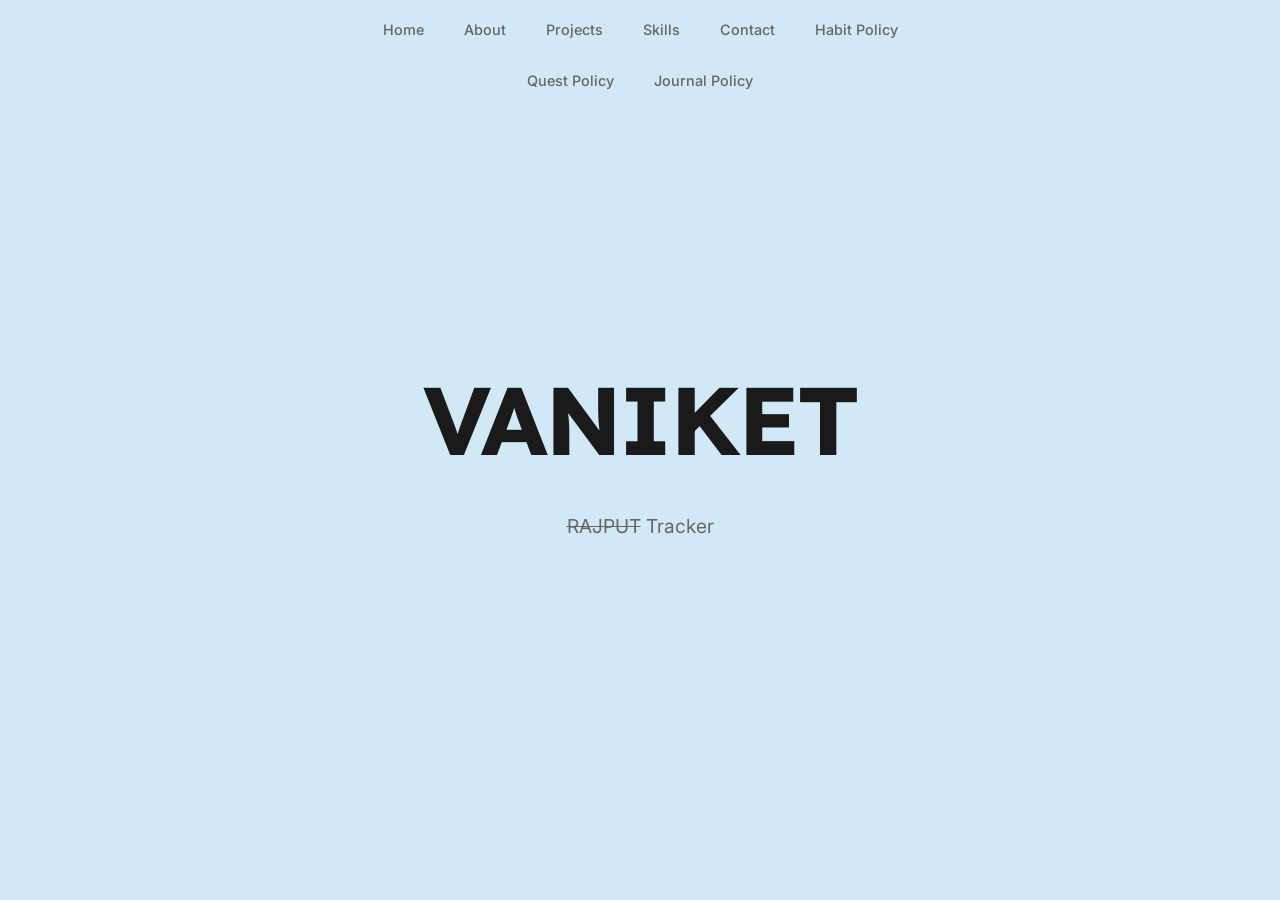
<file: index.html>
<!DOCTYPE html>
<html lang="en">
    <head>
        <meta charset="UTF-8">
        <meta name="viewport" content="width=device-width, initial-scale=1.0">
        <title>Ocean - Habit Tracker</title>
        <link rel="stylesheet" href="style.css">
        <link rel="preconnect" href="https://fonts.googleapis.com">
        <link rel="preconnect" href="https://fonts.gstatic.com" crossorigin>
        <link href="https://fonts.googleapis.com/css2?family=Lexend:wght@400;700&family=Inter:wght@400;700&family=Roboto+Mono:wght@400;700&display=swap" rel="stylesheet">
    </head>
    <body>
        <div id="ash-container"></div>

        <div id="preloader">
            <div class="loader-container">
                <div class="loader"></div>
            </div>
        </div>

        <!-- Re-added Navigation Bar -->
        <nav id="quick-nav">
            <ul>
                <li><a href="#hero">Home</a></li>
                <li><a href="#about">About</a></li>
                <li><a href="#projects">Projects</a></li>
                <li><a href="#skills">Skills</a></li>
                <li><a href="#contact">Contact</a></li>
                <li><a href="privacy.html">Habit Policy</a></li>
                <li><a href="quest-privacy.html">Quest Policy</a></li>
                <li><a href="dot-Journal-privacy.html">Journal Policy</a></li>
            </ul>
        </nav>

        <div id="main-content">
            <section id="hero" class="content-section hero-section">
                <h1 id="main-heading">VANIKET</h1>
                <p class="subtitle"><span id="Dreamer">RAJPUT</span> <span id="Doer"> Tracker</span></p>
            </section>

            <section id="about" class="content-section">
                <h2>About Me</h2>
                <div class="about-content">
                    <img src="images/savege.png" alt="VANIKET" class="profile-image">
                    <p class="about-me">
                        I am a passionate software developer with a love for creating intuitive and impactful applications. With a background in computer science and a keen eye for design, I strive to build products that not only function well but also provide a delightful user experience. My journey in tech has been driven by curiosity and a desire to solve real-world problems through code.    
                    </p>
                </div>
                <div class="social-links">
                    <a href="https://github.com/vaniket" target="_blank" rel="noopener noreferrer"><img src="images/github.png" alt="GitHub"></a>
                    <a href="YOUR_LINKEDIN_URL_HERE" target="_blank" rel="noopener noreferrer"><img src="images/linkedin.png" alt="LinkedIn"></a>
                </div>
            </section>

            <section id="projects" class="content-section">
                <h2>Projects</h2>
                <p>Project descriptions will go here...</p>
            </section>

            <section id="skills" class="content-section">
                <h2>Skills</h2>
                <p>Skills listing will go here...</p>
            </section>

            <section id="contact" class="content-section">
                <h2>Contact</h2>
                <p>Contact information or form will go here...</p>
            </section>
        </div>

        <script src="script.js"></script>
    </body>
</html>
</file>
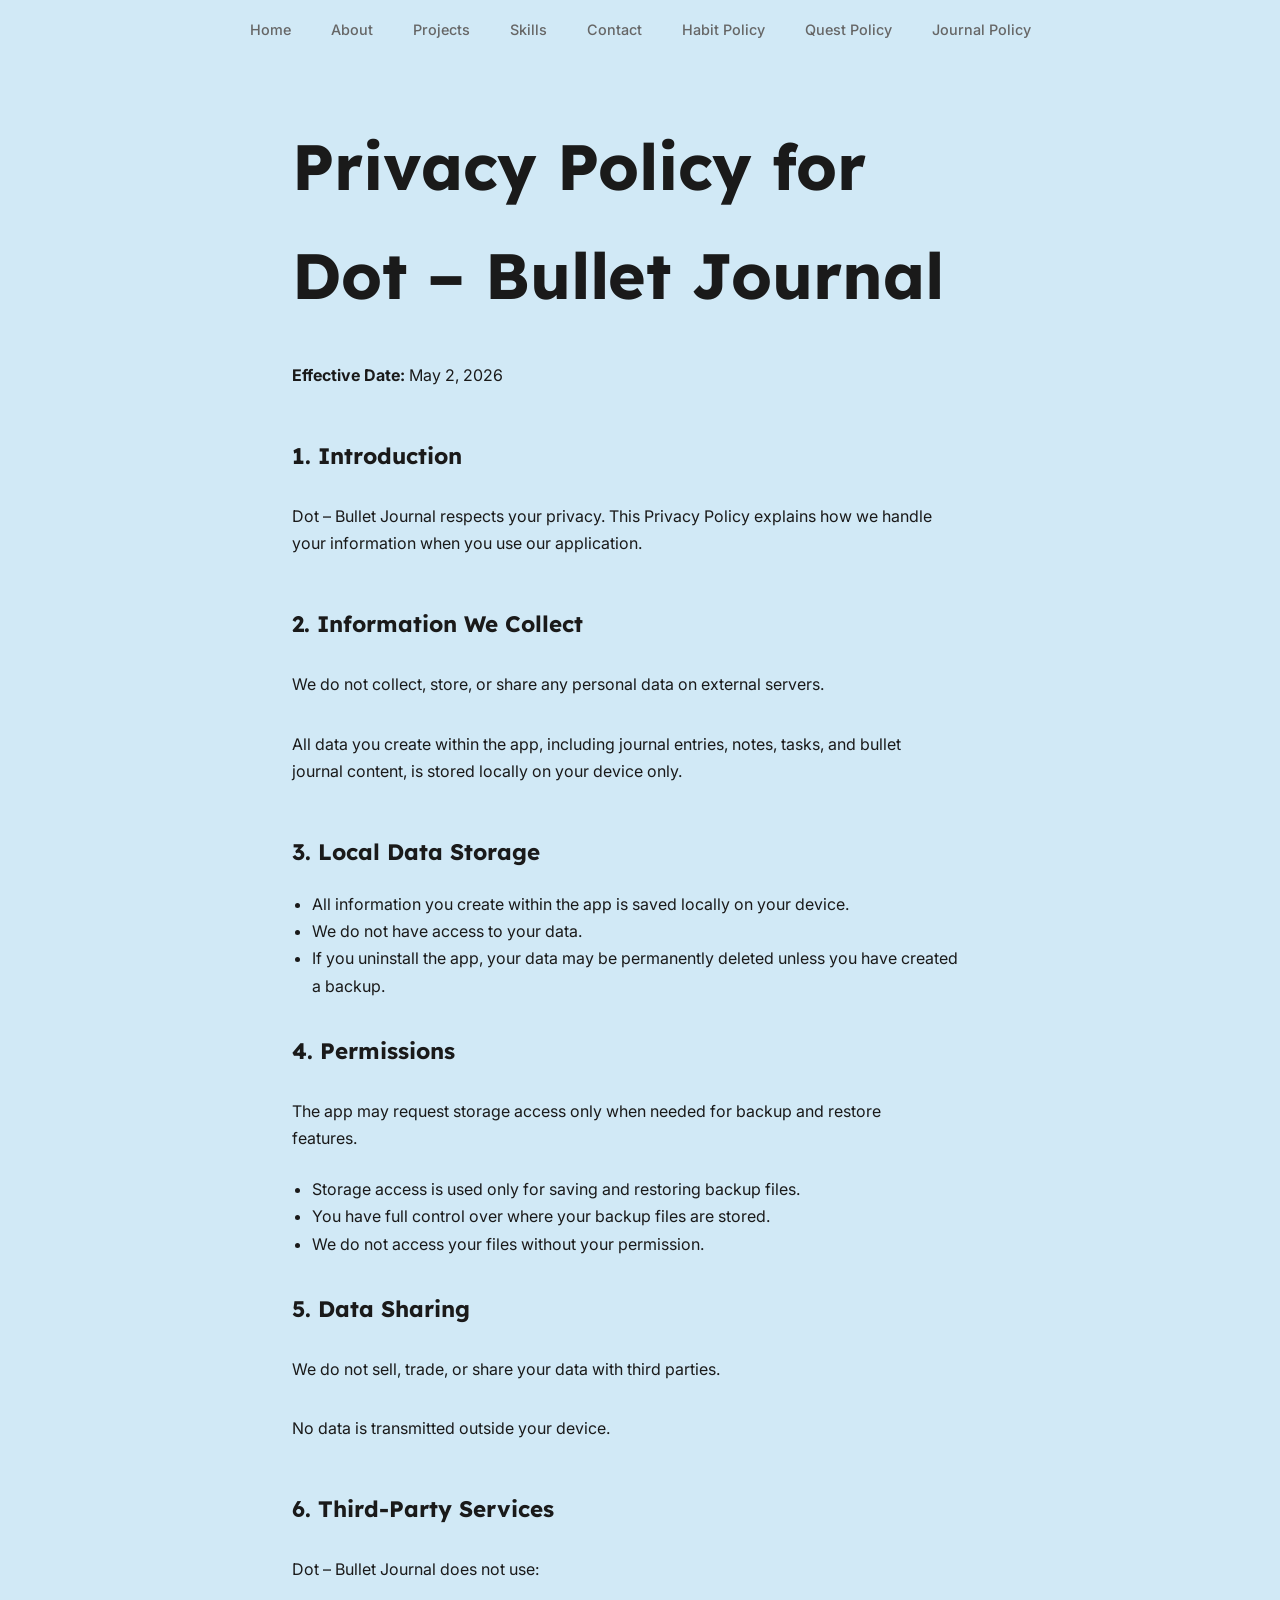
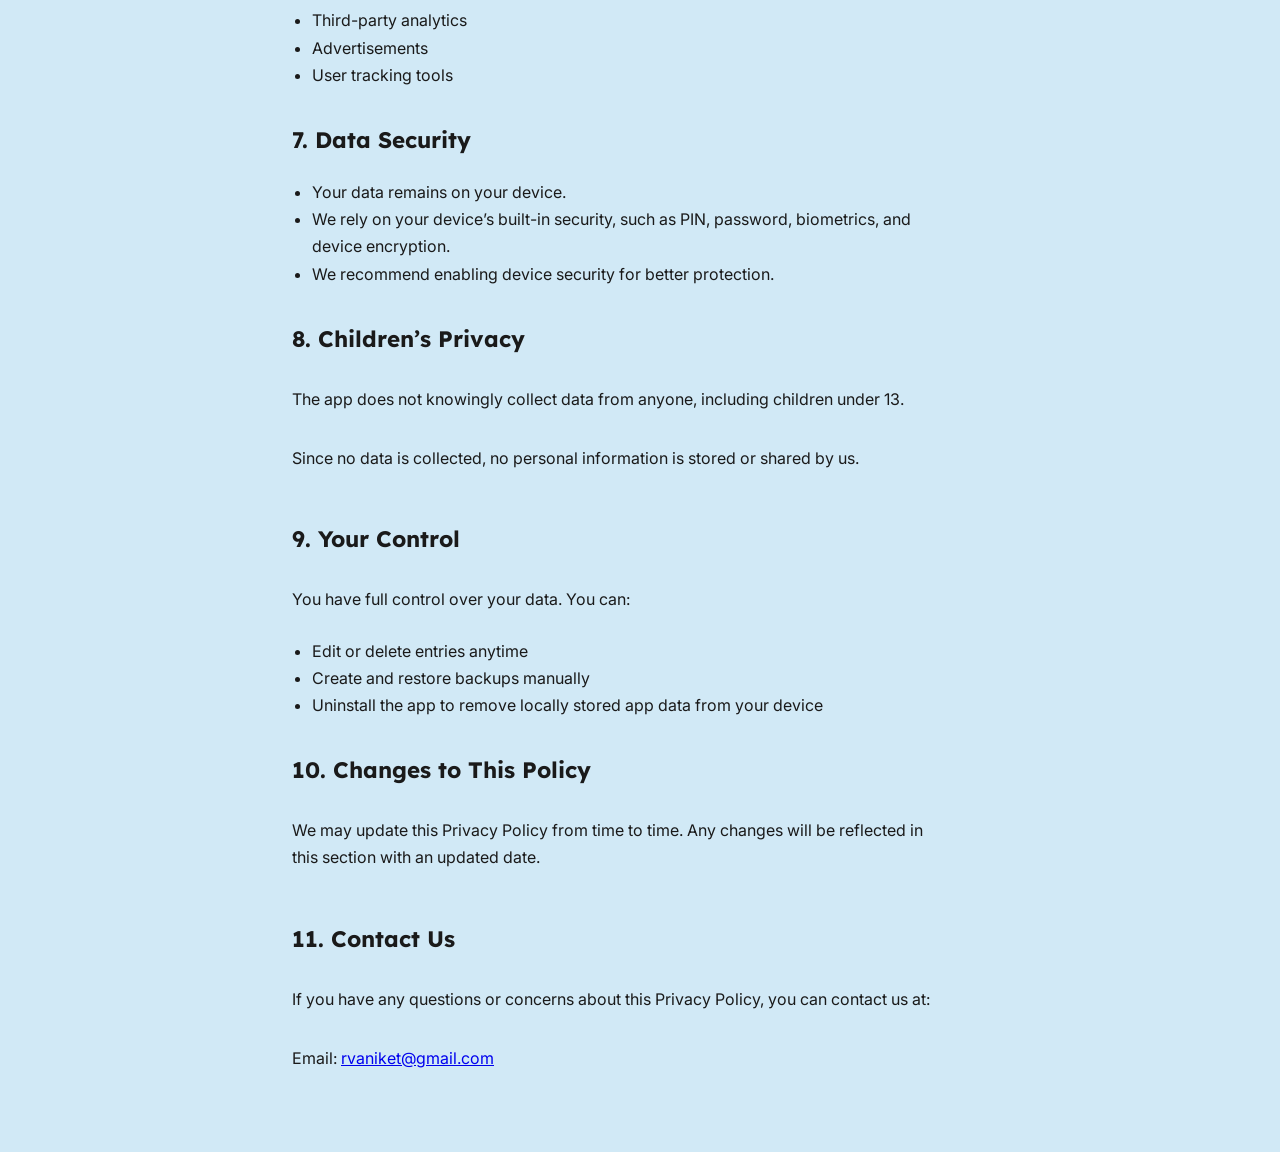
<file: dot-Journal-privacy.html>
<!DOCTYPE html>
<html lang="en">
    <head>
        <meta charset="UTF-8">      
        <meta name="viewport" content="width=device-width, initial-scale=1.0">
        <title>Privacy Policy | Dot – Bullet Journal</title>
        <link rel="stylesheet" href="style.css">
        <link rel="preconnect" href="https://fonts.googleapis.com">
        <link rel="preconnect" href="https://fonts.gstatic.com" crossorigin>
        <link href="https://fonts.googleapis.com/css2?family=Lexend:wght@400;700&family=Inter:wght@400;700&family=Roboto+Mono:wght@400;700&display=swap" rel="stylesheet">
    </head>
    <body class="privacy-page">
        <div id="ash-container"></div>

        <div id="preloader">
            <div class="loader-container">
                <div class="loader"></div>
            </div>
        </div>

        <nav id="quick-nav">
            <ul>
                <li><a href="index.html#hero">Home</a></li>
                <li><a href="index.html#about">About</a></li>
                <li><a href="index.html#projects">Projects</a></li>
                <li><a href="index.html#skills">Skills</a></li>
                <li><a href="index.html#contact">Contact</a></li>
                <li><a href="privacy.html">Habit Policy</a></li>
                <li><a href="quest-privacy.html">Quest Policy</a></li>
                <li><a href="dot-Journal-privacy.html">Journal Policy</a></li>
            </ul>
        </nav>

        <div id="main-content">
            <section class="content-section privacy-content">
                <h1>Privacy Policy for Dot – Bullet Journal</h1>
                <p><strong>Effective Date:</strong> May 2, 2026</p>

                <h2>1. Introduction</h2>
                <p>Dot – Bullet Journal respects your privacy. This Privacy Policy explains how we handle your information when you use our application.</p>

                <h2>2. Information We Collect</h2>
                <p>We do not collect, store, or share any personal data on external servers.</p>
                <p>All data you create within the app, including journal entries, notes, tasks, and bullet journal content, is stored locally on your device only.</p>

                <h2>3. Local Data Storage</h2>
                <ul>
                    <li>All information you create within the app is saved locally on your device.</li>
                    <li>We do not have access to your data.</li>
                    <li>If you uninstall the app, your data may be permanently deleted unless you have created a backup.</li>
                </ul>

                <h2>4. Permissions</h2>
                <p>The app may request storage access only when needed for backup and restore features.</p>
                <ul>
                    <li>Storage access is used only for saving and restoring backup files.</li>
                    <li>You have full control over where your backup files are stored.</li>
                    <li>We do not access your files without your permission.</li>
                </ul>

                <h2>5. Data Sharing</h2>
                <p>We do not sell, trade, or share your data with third parties.</p>
                <p>No data is transmitted outside your device.</p>

                <h2>6. Third-Party Services</h2>
                <p>Dot – Bullet Journal does not use:</p>
                <ul>
                    <li>Third-party analytics</li>
                    <li>Advertisements</li>
                    <li>User tracking tools</li>
                </ul>

                <h2>7. Data Security</h2>
                <ul>
                    <li>Your data remains on your device.</li>
                    <li>We rely on your device’s built-in security, such as PIN, password, biometrics, and device encryption.</li>
                    <li>We recommend enabling device security for better protection.</li>
                </ul>

                <h2>8. Children’s Privacy</h2>
                <p>The app does not knowingly collect data from anyone, including children under 13.</p>
                <p>Since no data is collected, no personal information is stored or shared by us.</p>

                <h2>9. Your Control</h2>
                <p>You have full control over your data. You can:</p>
                <ul>
                    <li>Edit or delete entries anytime</li>
                    <li>Create and restore backups manually</li>
                    <li>Uninstall the app to remove locally stored app data from your device</li>
                </ul>

                <h2>10. Changes to This Policy</h2>
                <p>We may update this Privacy Policy from time to time. Any changes will be reflected in this section with an updated date.</p>

                <h2>11. Contact Us</h2>
                <p>If you have any questions or concerns about this Privacy Policy, you can contact us at:</p>
                <p>Email: <a href="mailto:rvaniket@gmail.com">rvaniket@gmail.com</a></p>
            </section>
        </div>

        <script src="script.js"></script>
    </body>
</html>
</file>
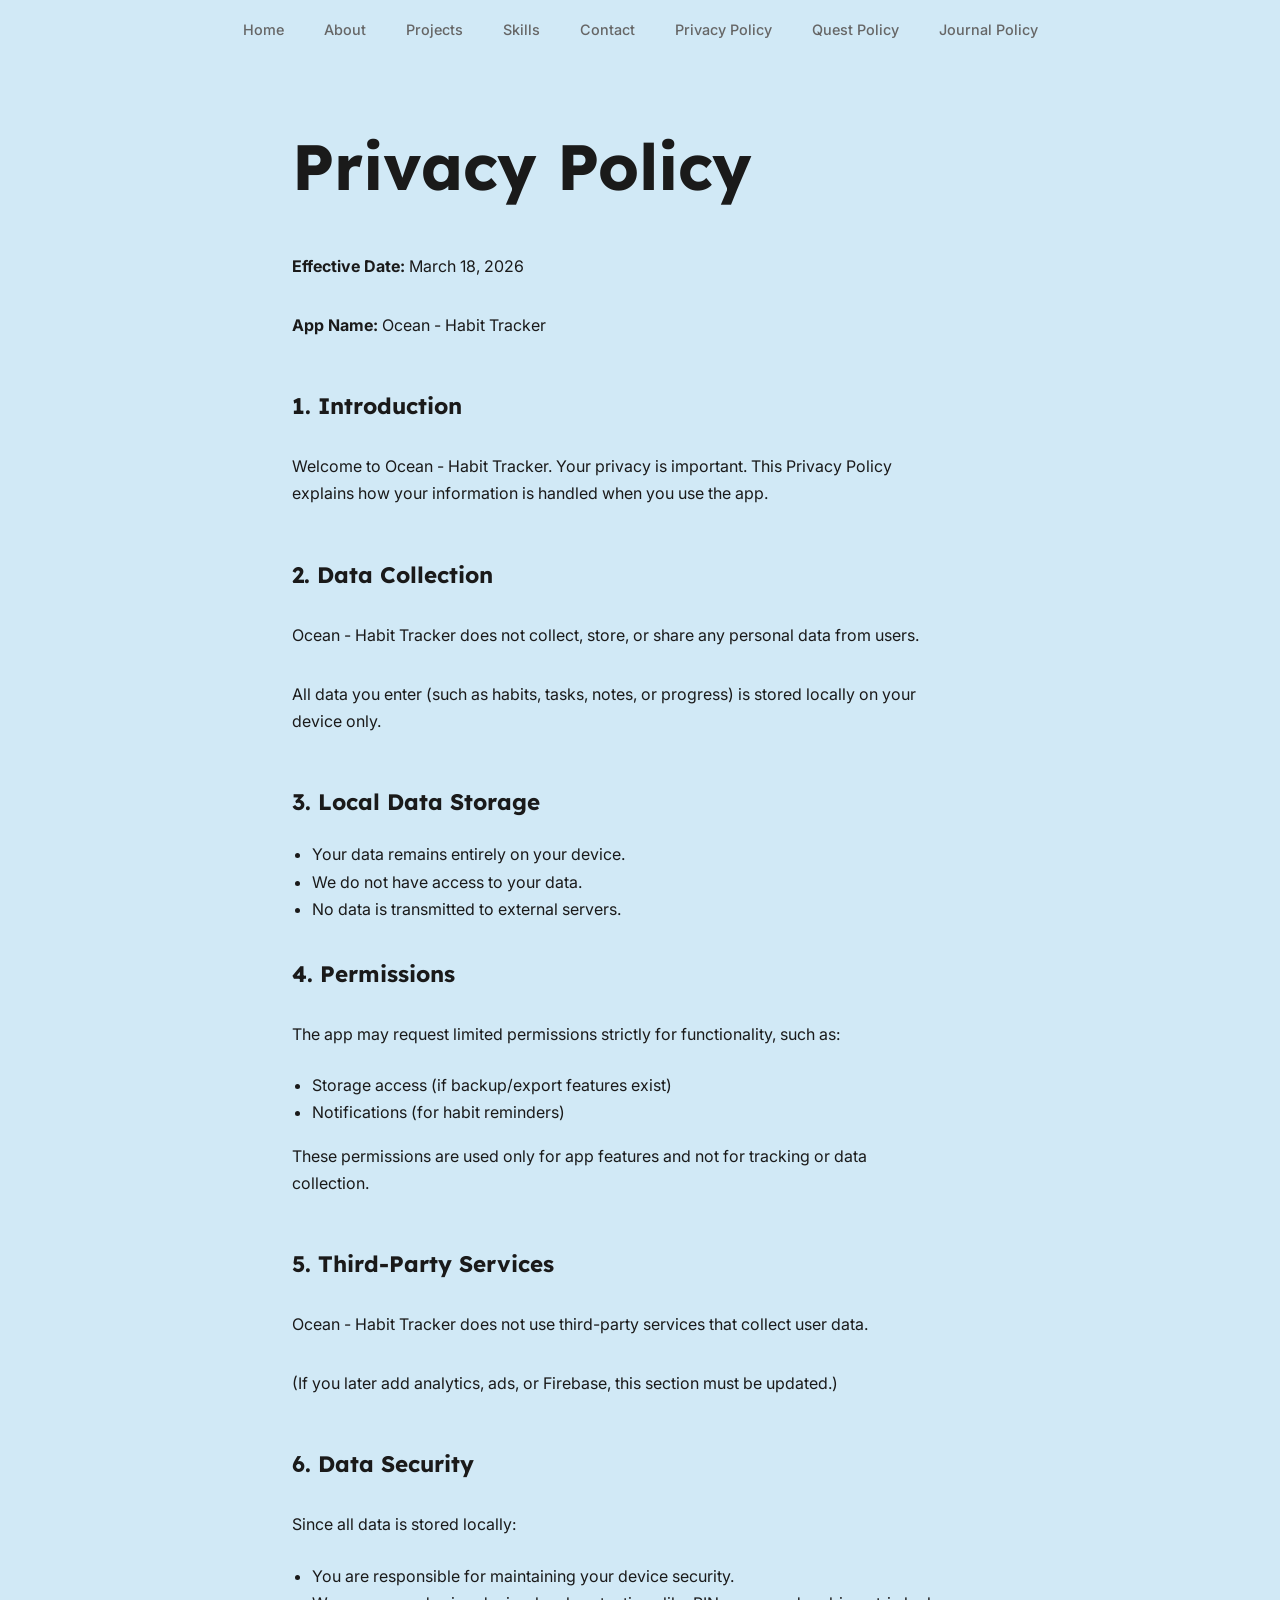
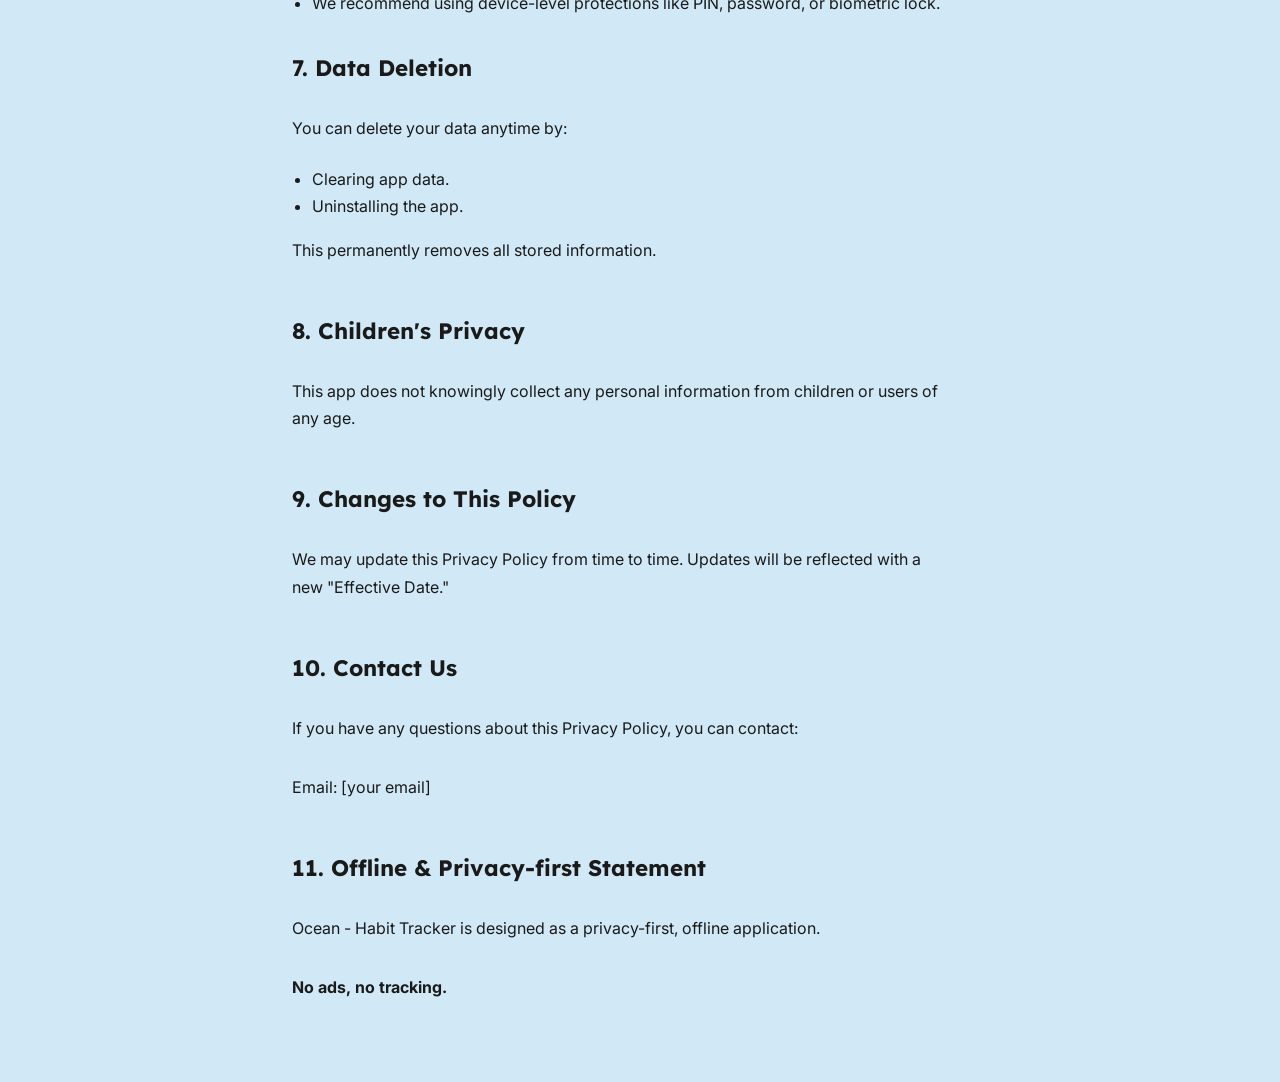
<file: privacy.html>
<!DOCTYPE html>
<html lang="en">
    <head>
        <meta charset="UTF-8">
        <meta name="viewport" content="width=device-width, initial-scale=1.0">
        <title>Privacy Policy | Ocean - Habit Tracker</title>
        <link rel="stylesheet" href="style.css">
        <link rel="preconnect" href="https://fonts.googleapis.com">
        <link rel="preconnect" href="https://fonts.gstatic.com" crossorigin>
        <link href="https://fonts.googleapis.com/css2?family=Lexend:wght@400;700&family=Inter:wght@400;700&family=Roboto+Mono:wght@400;700&display=swap" rel="stylesheet">
    </head>
    <body class="privacy-page">
        <div id="ash-container"></div>

        <div id="preloader">
            <div class="loader-container">
                <div class="loader"></div>
            </div>
        </div>

        <nav id="quick-nav">
            <ul>
                <li><a href="index.html#hero">Home</a></li>
                <li><a href="index.html#about">About</a></li>
                <li><a href="index.html#projects">Projects</a></li>
                <li><a href="index.html#skills">Skills</a></li>
                <li><a href="index.html#contact">Contact</a></li>
                <li><a href="privacy.html">Privacy Policy</a></li>
                <li><a href="quest-privacy.html">Quest Policy</a></li>
                <li><a href="dot-Journal-privacy.html">Journal Policy</a></li>
            </ul>
        </nav>

        <div id="main-content">
            <section class="content-section privacy-content">
                <h1>Privacy Policy</h1>
                <p><strong>Effective Date:</strong> March 18, 2026</p>
                <p><strong>App Name:</strong> Ocean - Habit Tracker</p>

                <h2>1. Introduction</h2>
                <p>Welcome to Ocean - Habit Tracker. Your privacy is important. This Privacy Policy explains how your information is handled when you use the app.</p>

                <h2>2. Data Collection</h2>
                <p>Ocean - Habit Tracker does not collect, store, or share any personal data from users.</p>
                <p>All data you enter (such as habits, tasks, notes, or progress) is stored locally on your device only.</p>

                <h2>3. Local Data Storage</h2>
                <ul>
                    <li>Your data remains entirely on your device.</li>
                    <li>We do not have access to your data.</li>
                    <li>No data is transmitted to external servers.</li>
                </ul>

                <h2>4. Permissions</h2>
                <p>The app may request limited permissions strictly for functionality, such as:</p>
                <ul>
                    <li>Storage access (if backup/export features exist)</li>
                    <li>Notifications (for habit reminders)</li>
                </ul>
                <p>These permissions are used only for app features and not for tracking or data collection.</p>

                <h2>5. Third-Party Services</h2>
                <p>Ocean - Habit Tracker does not use third-party services that collect user data.</p>
                <p>(If you later add analytics, ads, or Firebase, this section must be updated.)</p>

                <h2>6. Data Security</h2>
                <p>Since all data is stored locally:</p>
                <ul>
                    <li>You are responsible for maintaining your device security.</li>
                    <li>We recommend using device-level protections like PIN, password, or biometric lock.</li>
                </ul>

                <h2>7. Data Deletion</h2>
                <p>You can delete your data anytime by:</p>
                <ul>
                    <li>Clearing app data.</li>
                    <li>Uninstalling the app.</li>
                </ul>
                <p>This permanently removes all stored information.</p>

                <h2>8. Children's Privacy</h2>
                <p>This app does not knowingly collect any personal information from children or users of any age.</p>

                <h2>9. Changes to This Policy</h2>
                <p>We may update this Privacy Policy from time to time. Updates will be reflected with a new "Effective Date."</p>

                <h2>10. Contact Us</h2>
                <p>If you have any questions about this Privacy Policy, you can contact:</p>
                <p>Email: [your email]</p>

                <h2>11. Offline & Privacy-first Statement</h2>
                <p>Ocean - Habit Tracker is designed as a privacy-first, offline application.</p>
                <p><strong>No ads, no tracking.</strong></p>
            </section>
        </div>

        <script src="script.js"></script>
    </body>
</html>
</file>
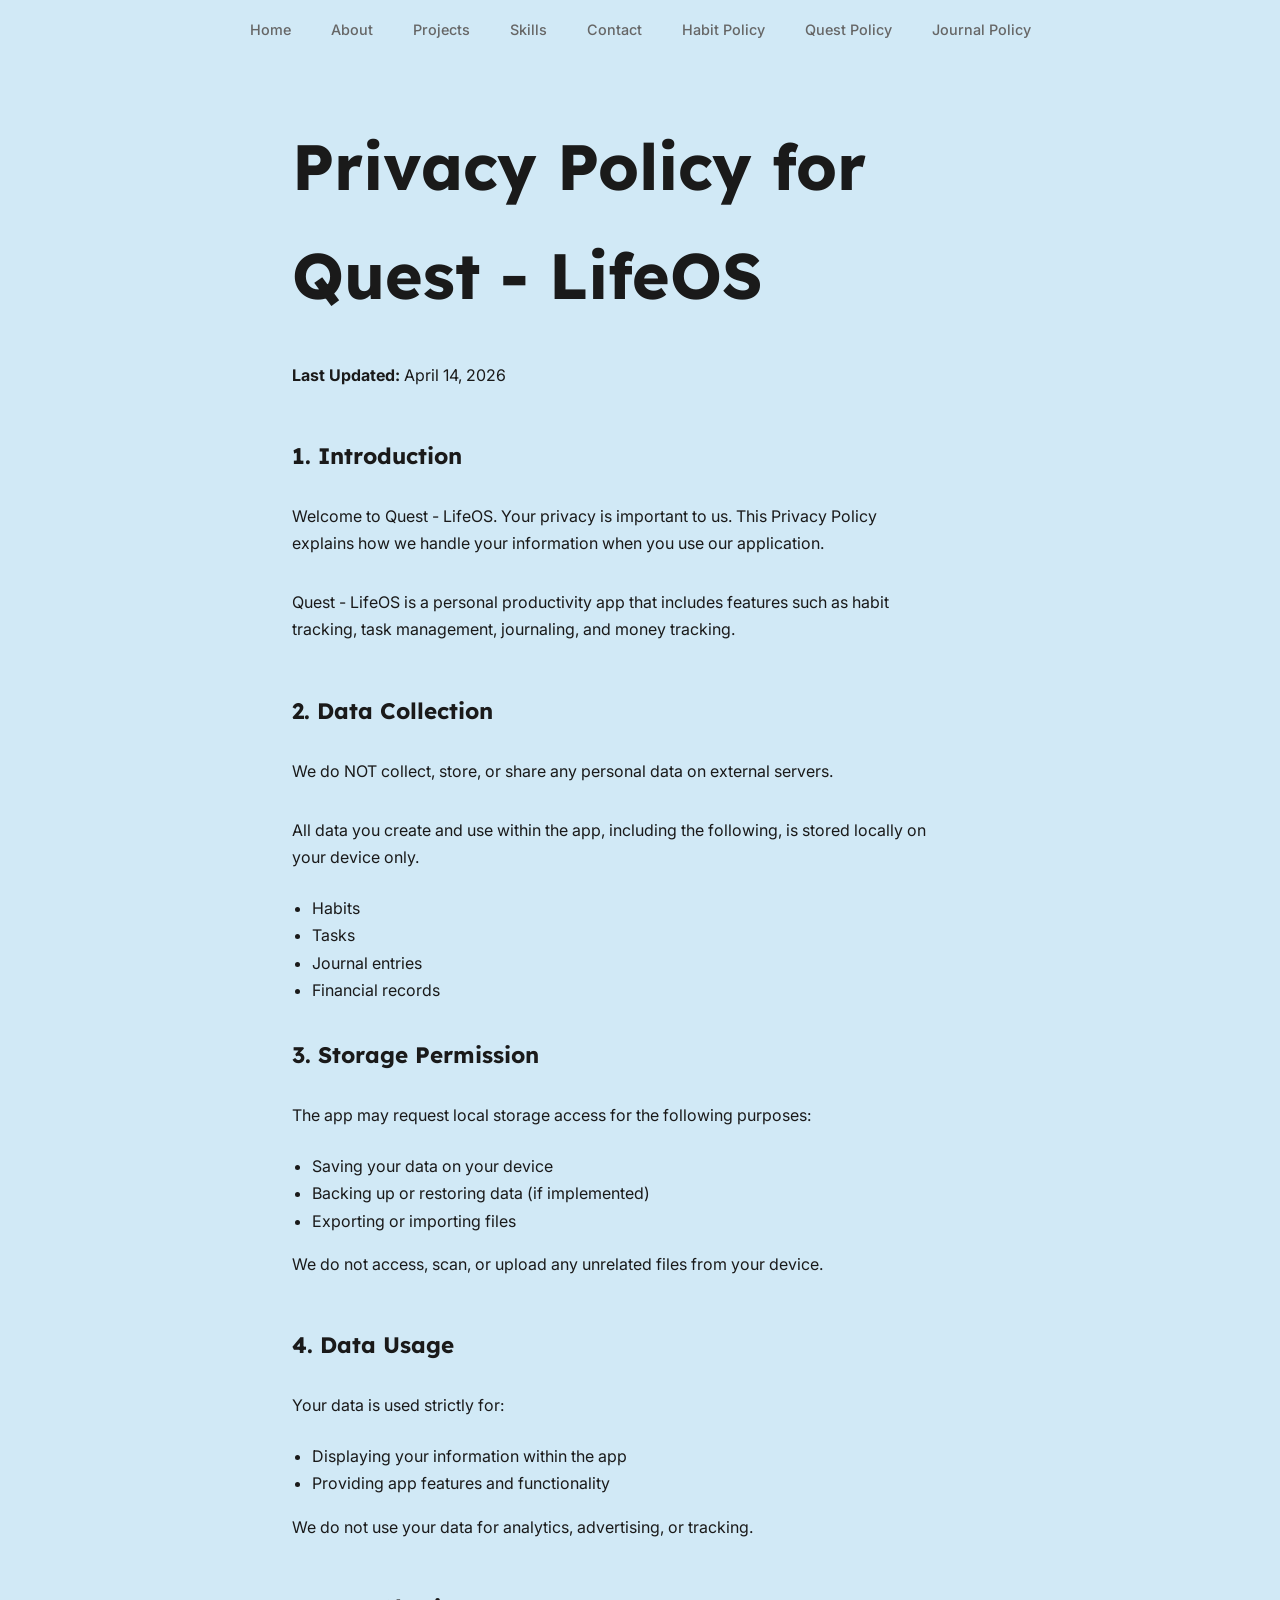
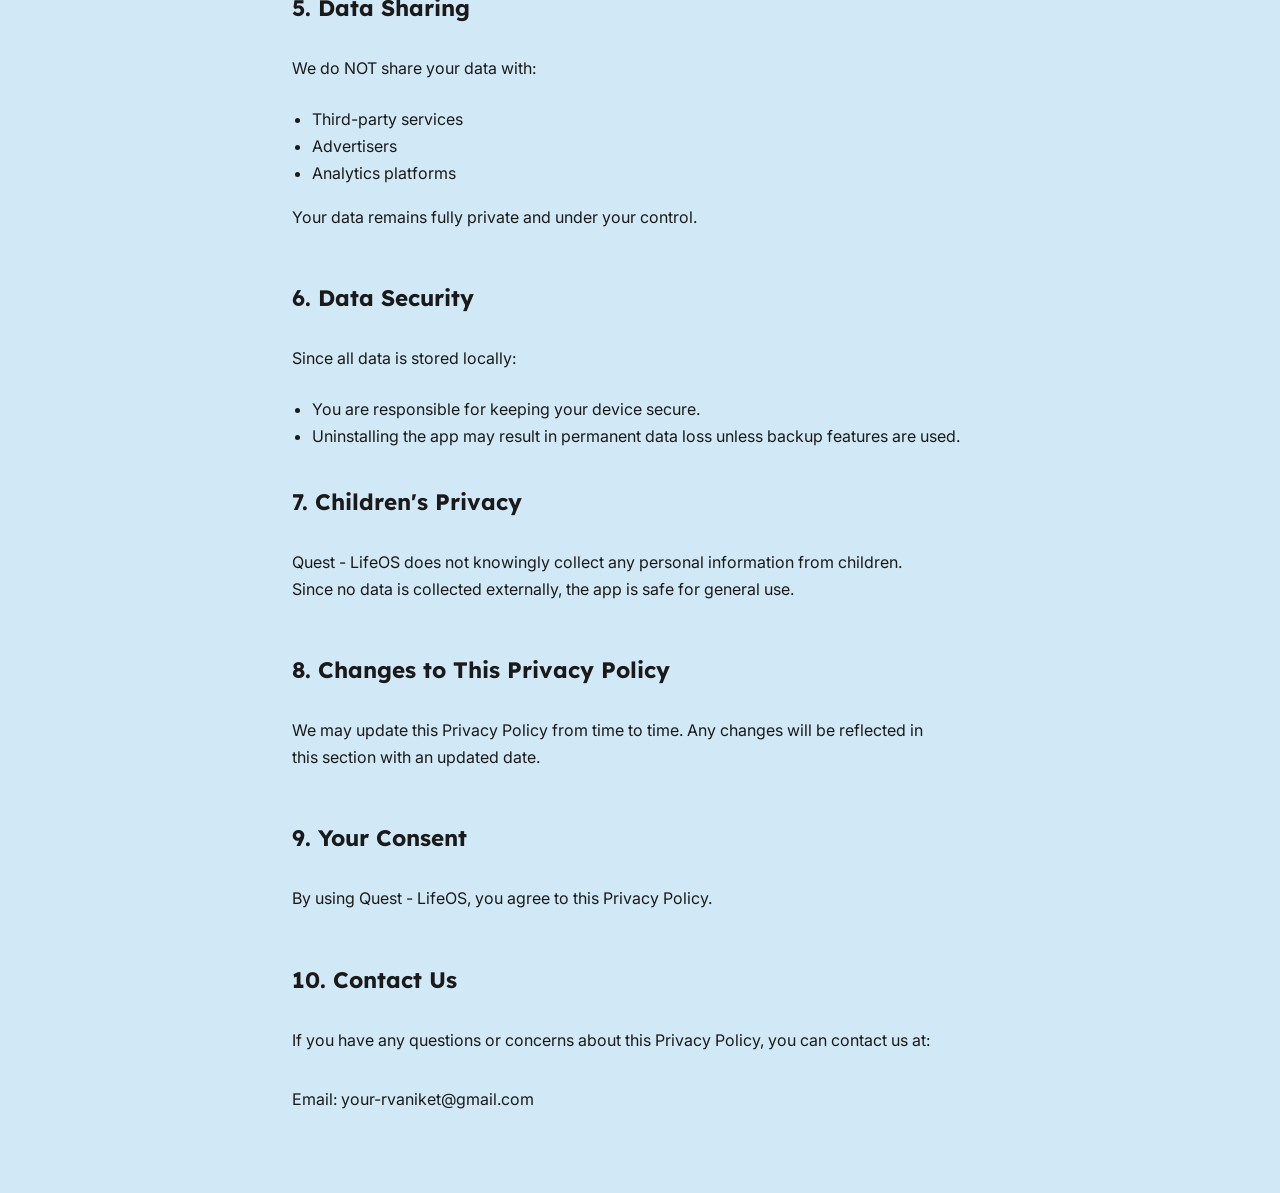
<file: quest-privacy.html>
<!DOCTYPE html>
<html lang="en">
    <head>
        <meta charset="UTF-8">
        <meta name="viewport" content="width=device-width, initial-scale=1.0">
        <title>Privacy Policy | Quest - LifeOS</title>
        <link rel="stylesheet" href="style.css">
        <link rel="preconnect" href="https://fonts.googleapis.com">
        <link rel="preconnect" href="https://fonts.gstatic.com" crossorigin>
        <link href="https://fonts.googleapis.com/css2?family=Lexend:wght@400;700&family=Inter:wght@400;700&family=Roboto+Mono:wght@400;700&display=swap" rel="stylesheet">
    </head>
    <body class="privacy-page">
        <div id="ash-container"></div>

        <div id="preloader">
            <div class="loader-container">
                <div class="loader"></div>
            </div>
        </div>

        <nav id="quick-nav">
            <ul>
                <li><a href="index.html#hero">Home</a></li>
                <li><a href="index.html#about">About</a></li>
                <li><a href="index.html#projects">Projects</a></li>
                <li><a href="index.html#skills">Skills</a></li>
                <li><a href="index.html#contact">Contact</a></li>
                <li><a href="privacy.html">Habit Policy</a></li>
                <li><a href="quest-privacy.html">Quest Policy</a></li>
                <li><a href="dot-Journal-privacy.html">Journal Policy</a></li>
            </ul>
        </nav>

        <div id="main-content">
            <section class="content-section privacy-content">
                <h1>Privacy Policy for Quest - LifeOS</h1>
                <p><strong>Last Updated:</strong> April 14, 2026</p>

                <h2>1. Introduction</h2>
                <p>Welcome to Quest - LifeOS. Your privacy is important to us. This Privacy Policy explains how we handle your information when you use our application.</p>
                <p>Quest - LifeOS is a personal productivity app that includes features such as habit tracking, task management, journaling, and money tracking.</p>

                <h2>2. Data Collection</h2>
                <p>We do NOT collect, store, or share any personal data on external servers.</p>
                <p>All data you create and use within the app, including the following, is stored locally on your device only.</p>
                <ul>
                    <li>Habits</li>
                    <li>Tasks</li>
                    <li>Journal entries</li>
                    <li>Financial records</li>
                </ul>

                <h2>3. Storage Permission</h2>
                <p>The app may request local storage access for the following purposes:</p>
                <ul>
                    <li>Saving your data on your device</li>
                    <li>Backing up or restoring data (if implemented)</li>
                    <li>Exporting or importing files</li>
                </ul>
                <p>We do not access, scan, or upload any unrelated files from your device.</p>

                <h2>4. Data Usage</h2>
                <p>Your data is used strictly for:</p>
                <ul>
                    <li>Displaying your information within the app</li>
                    <li>Providing app features and functionality</li>
                </ul>
                <p>We do not use your data for analytics, advertising, or tracking.</p>

                <h2>5. Data Sharing</h2>
                <p>We do NOT share your data with:</p>
                <ul>
                    <li>Third-party services</li>
                    <li>Advertisers</li>
                    <li>Analytics platforms</li>
                </ul>
                <p>Your data remains fully private and under your control.</p>

                <h2>6. Data Security</h2>
                <p>Since all data is stored locally:</p>
                <ul>
                    <li>You are responsible for keeping your device secure.</li>
                    <li>Uninstalling the app may result in permanent data loss unless backup features are used.</li>
                </ul>

                <h2>7. Children's Privacy</h2>
                <p>Quest - LifeOS does not knowingly collect any personal information from children. Since no data is collected externally, the app is safe for general use.</p>

                <h2>8. Changes to This Privacy Policy</h2>
                <p>We may update this Privacy Policy from time to time. Any changes will be reflected in this section with an updated date.</p>

                <h2>9. Your Consent</h2>
                <p>By using Quest - LifeOS, you agree to this Privacy Policy.</p>

                <h2>10. Contact Us</h2>
                <p>If you have any questions or concerns about this Privacy Policy, you can contact us at:</p>
                <p>Email: your-rvaniket@gmail.com</p>
            </section>
        </div>

        <script src="script.js"></script>
    </body>
</html>
</file>
<file: style.css>
:root {
    --bg-color: #D1E9F6;        /* Light Blue background */
    --text-primary: #1a1a1a;    /* Dark primary text */
    --text-secondary: #666666;  /* Lighter secondary text */
    --border-light: #eaeaea;    /* Light border for separation */
    --font-title: 'Lexend', sans-serif;
    --font-body: 'Inter', sans-serif; /* Clean sans-serif for body */
}

*,
*::before,
*::after {
    box-sizing: border-box;
}

html {
    scroll-behavior: smooth;
    scroll-snap-type: y mandatory; /* Re-enable scroll snapping */
}

body {
    background-color: var(--bg-color);
    color: var(--text-primary);
    font-family: var(--font-body);
    margin: 0;
    padding: 0;
    font-size: 16px;
    line-height: 1.7;
    /* Ensure body itself doesn't scroll, only main-content */
    overflow: hidden;
}

/* --- Falling Ash Animation --- */
#ash-container {
    position: fixed;
    top: 0;
    left: 0;
    width: 100%;
    height: 100%;
    pointer-events: none; /* Allow clicks to pass through */
    overflow: hidden; /* Hide particles that go outside */
    z-index: 999; /* Below nav, above content */
}

.ash-particle {
    position: absolute;
    top: -10px; /* Start above screen */
    width: 3px;
    height: 3px;
    background-color: var(--text-secondary); /* Use secondary text color */
    border-radius: 50%;
    opacity: 0.6;
    animation: fall linear infinite;
}

@keyframes fall {
    0% {
        transform: translateY(0) translateX(0);
        opacity: 0.6;
    }
    /* Add a slight horizontal drift */
    50% {
        transform: translateY(50vh) translateX(15px);
        opacity: 0.4;
    }
    100% {
        transform: translateY(105vh) translateX(-5px); /* End below screen */
        opacity: 0;
    }
}
/* --- End Ash Animation --- */

/* Quick Jump Navigation Styles */
#quick-nav {
    position: fixed;
    top: 0;
    left: 50%;
    transform: translateX(-50%);
    padding: 1rem 0;
    z-index: 1000; /* Above content, below preloader */
    /* Optional background/blur for visibility */
    /* background-color: rgba(255, 255, 255, 0.8); */
    /* backdrop-filter: blur(5px); */
    /* border-radius: 0 0 10px 10px; */
}

#quick-nav ul {
    list-style: none;
    margin: 0;
    padding: 0;
    display: flex;
    flex-wrap: wrap;
    justify-content: center;
    gap: 1.5rem; /* Adjust spacing */
}

#quick-nav a {
    text-decoration: none;
    color: var(--text-secondary);
    font-size: 0.9rem;
    font-weight: 500;
    padding: 0.3rem 0.5rem;
    transition: color 0.2s ease;
}

#quick-nav a:hover {
    color: var(--text-primary);
}

/* Style for the active link (optional, requires JS) */
/* #quick-nav a.active {
    color: var(--accent-color); 
    font-weight: 700; 
}*/

/* Remove heading animation styles */
#main-heading {
    font-family: var(--font-title);
    color: var(--text-primary); /* Dark text */
    font-size: clamp(3rem, 10vw, 6rem); /* Responsive font size */
    margin: 0 0 0.5rem 0; /* Reduced bottom margin */
    text-align: center;
    font-weight: 700;
    letter-spacing: -0.03em;
}

#Dreamer {
    text-decoration: line-through;
}

/* Remove animation body class rules */

#main-content {
    opacity: 0;
    visibility: hidden;
    transition: opacity 0.5s ease-in 0.1s, visibility 0s linear 0.6s; /* Adjust fade-in */
    width: 100%;
    height: 100vh; /* Full viewport height */
    overflow-y: scroll; /* Enable scrolling on this container */
    scroll-snap-type: y proximity; /* Apply snapping but allow natural scrolling */
}

/* Navigation Styles */
/* #main-nav { ... } */

/* Content Section General Styling */
.content-section {
    height: 100vh; /* Full viewport height */
    scroll-snap-align: start; /* Snap to start */
    scroll-margin-top: 6rem; /* Prevent fixed nav from overlapping anchored sections */
    display: flex;
    flex-direction: column;
    justify-content: center; /* Center vertically */
    align-items: center; /* Center horizontally */
    padding: 2rem; /* Padding inside */
    max-width: 900px; /* Limit content width within section */
    margin: 0 auto; /* Center content block horizontally */
    text-align: center; /* Center text within */
}

.content-section h2 {
    font-family: var(--font-title);
    font-size: 2.5rem; /* Larger section titles */
    margin-bottom: 2rem;
    color: var(--text-primary);
    padding-bottom: 0;
    font-weight: 700;
}

/* Hero Section Styling */
#hero {
    /* Inherits centering from .content-section */
    /* Remove min-height, display, flex, justify, align, margin-top, padding-top */
}

#hero .subtitle {
    font-size: 1.2rem;
    color: var(--text-secondary);
    max-width: 500px;
    margin-top: 0;
}

/* About Section Styling */
#about h2 {
   text-align: center;
   margin-bottom: 3rem;
}

.about-content {
    /* Keep grid for responsive layout if desired, or simplify */
    display: flex; /* Simpler flex layout */
    flex-direction: column;
    align-items: center;
    gap: 1.5rem;
    width: 100%; /* Take full width of section */
}

/* Remove @media query for grid */

.profile-image {
    width: 150px;
    height: 150px;
    border-radius: 50%;
    object-fit: cover;
    margin: 0 0 1rem 0; /* Adjust margin for flex */
}

.about-me {
    color: var(--text-primary);
    font-size: 1.1rem;
    line-height: 1.8;
    margin: 0;
    max-width: 650px; /* Limit text width */
}

.social-links {
    margin-top: 2.5rem;
}

/* Keep .social-links a, img styles */
.social-links a {
    margin: 0 0.8rem;
    display: inline-block;
}

.social-links img {
    height: 28px;
    width: 28px;
    opacity: 0.7;
    filter: grayscale(1);
    transition: opacity 0.3s ease, filter 0.3s ease;
}

.social-links img:hover {
    opacity: 1;
    filter: grayscale(0);
}

/* Footer Styles */
/* #main-footer { ... } */

/* --- Preloader Styles --- */
/* Option 1: Keep existing preloader */
/* Option 2: Simplify or theme preloader */
#preloader {
    position: fixed;
    inset: 0;
    background-color: var(--bg-color); /* Will now use the new light blue */
    display: flex;
    justify-content: center;
    align-items: center;
    z-index: 9999;
    transition: opacity 0.5s ease-out 0.1s, visibility 0s linear 0.6s; /* Fade out slightly later */
    opacity: 1;
    visibility: visible;
}

/* --- Page-specific overrides --- */
/* Allow normal scrolling on standalone pages like privacy.html */
body.privacy-page {
    overflow: auto;
}

body.privacy-page #main-content {
    height: auto;
    max-height: none;
    overflow-y: auto;
    scroll-snap-type: none;
}

body.privacy-page .content-section {
    height: auto;
    scroll-snap-align: none;
}

body.privacy-page #quick-nav {
    width: min(100%, 960px);
    padding: 1rem 1.5rem;
}

body.privacy-page .privacy-content {
    min-height: 100vh;
    max-width: 760px;
    align-items: flex-start;
    justify-content: flex-start;
    text-align: left;
    padding-top: 7rem;
    padding-bottom: 4rem;
}

body.privacy-page .privacy-content h1 {
    font-family: var(--font-title);
    font-size: clamp(2.5rem, 6vw, 4rem);
    margin: 0 0 1rem;
}

body.privacy-page .privacy-content h2 {
    font-size: 1.4rem;
    margin: 2rem 0 0.75rem;
    text-align: left;
}

body.privacy-page .privacy-content p,
body.privacy-page .privacy-content li {
    max-width: 65ch;
    color: var(--text-primary);
}

body.privacy-page .privacy-content ul {
    margin: 0.5rem 0 0;
    padding-left: 1.25rem;
}

/* Simplified loader text style (Optional) */
.loader {
  width: fit-content;
  font-size: 24px;
  font-family: var(--font-title);
  font-weight: bold;
  color: var(--text-secondary);
  /* Remove complex background/animation */
}
.loader:before {
  content: "Loading...";
}
/* Remove @keyframes l15 */


/* State when loaded */
body.loaded #preloader {
    opacity: 0;
    visibility: hidden;
}

body.loaded #main-content {
    opacity: 1;
    visibility: visible;
}

/* Remove hero content visibility rules */
</file>
